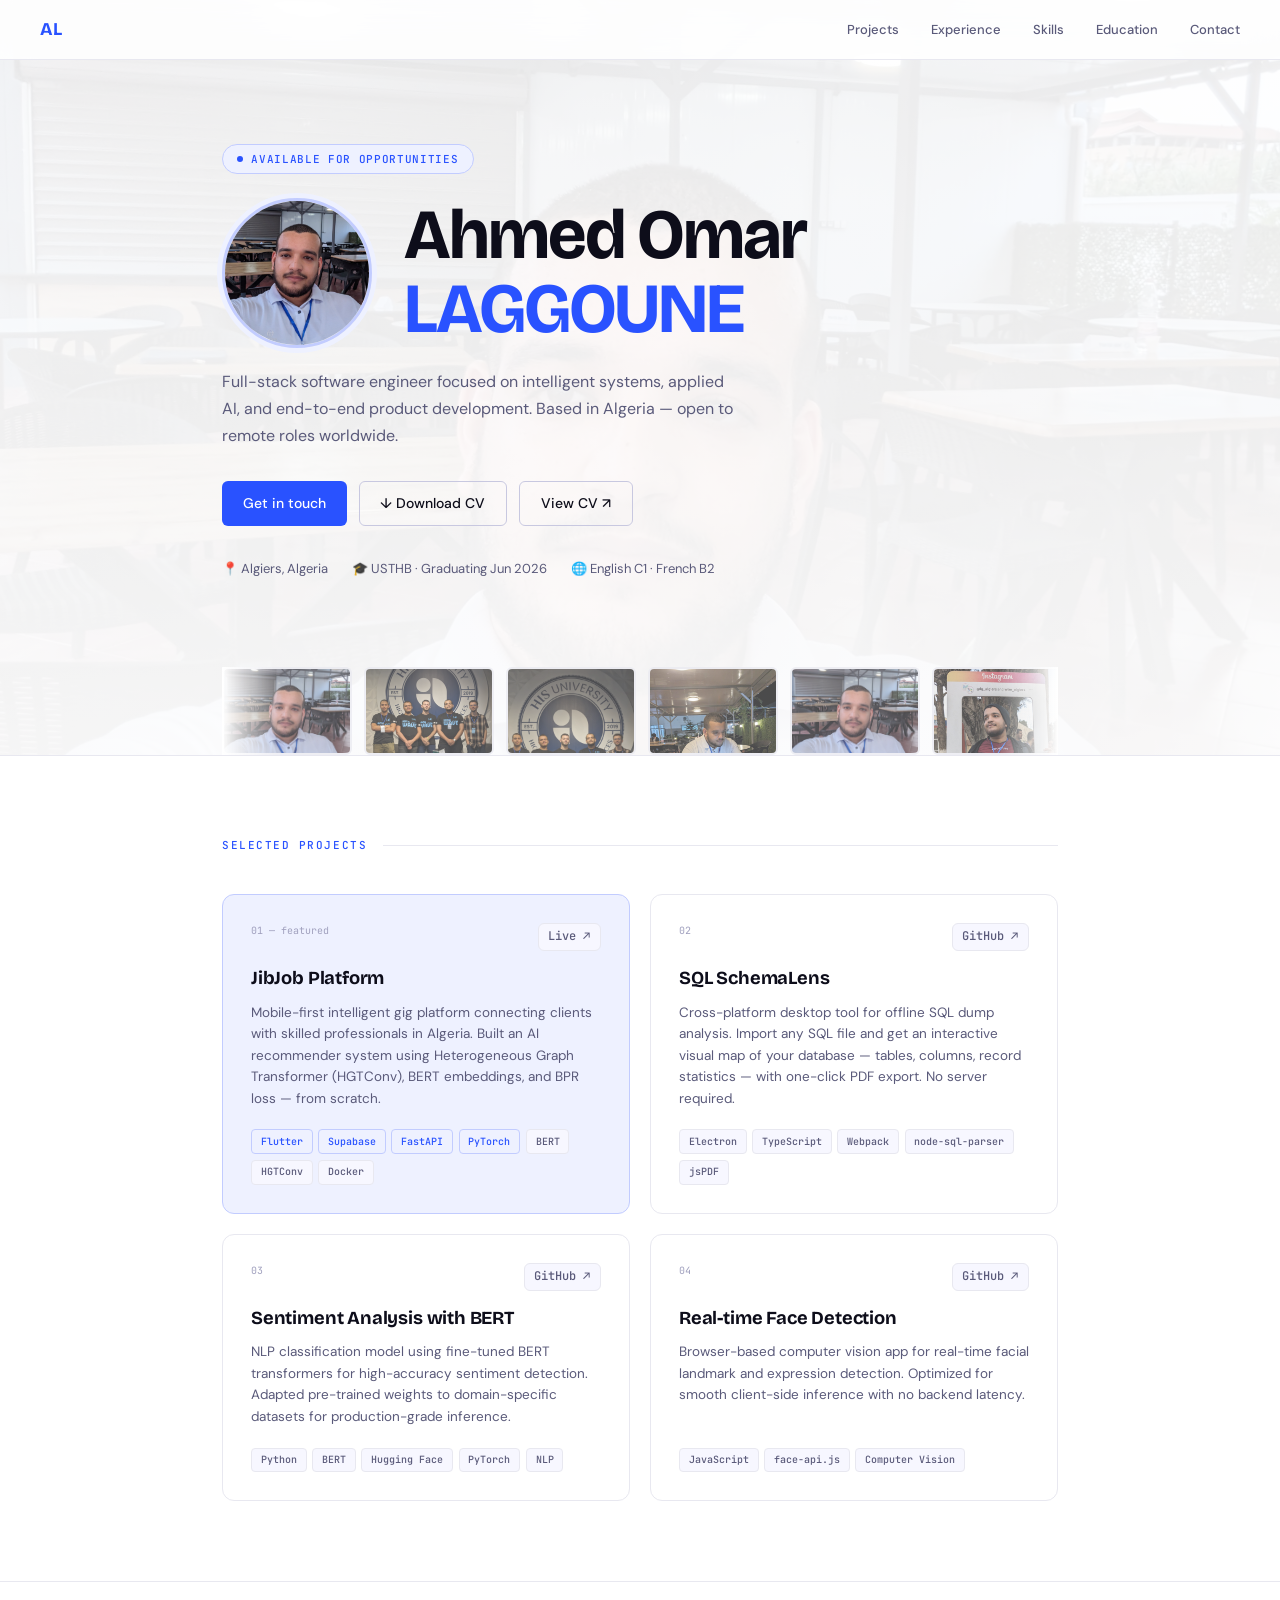
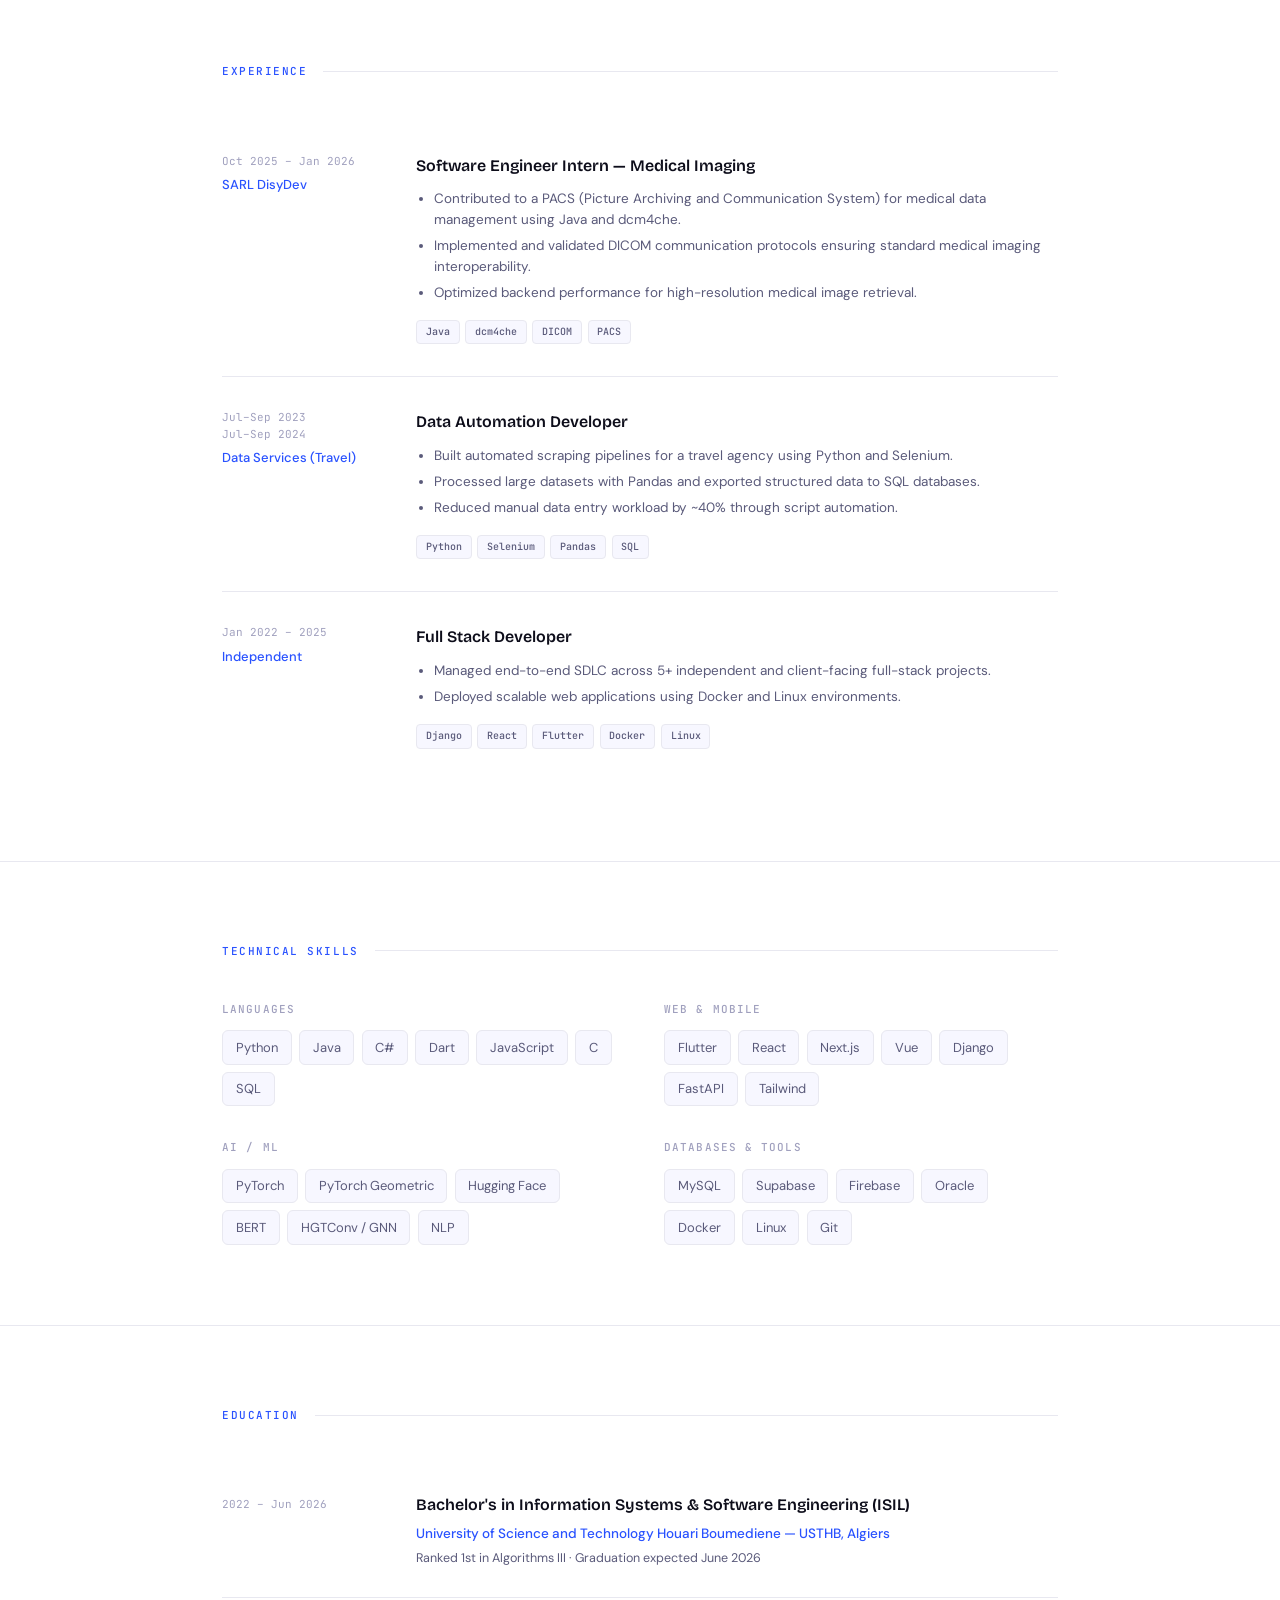
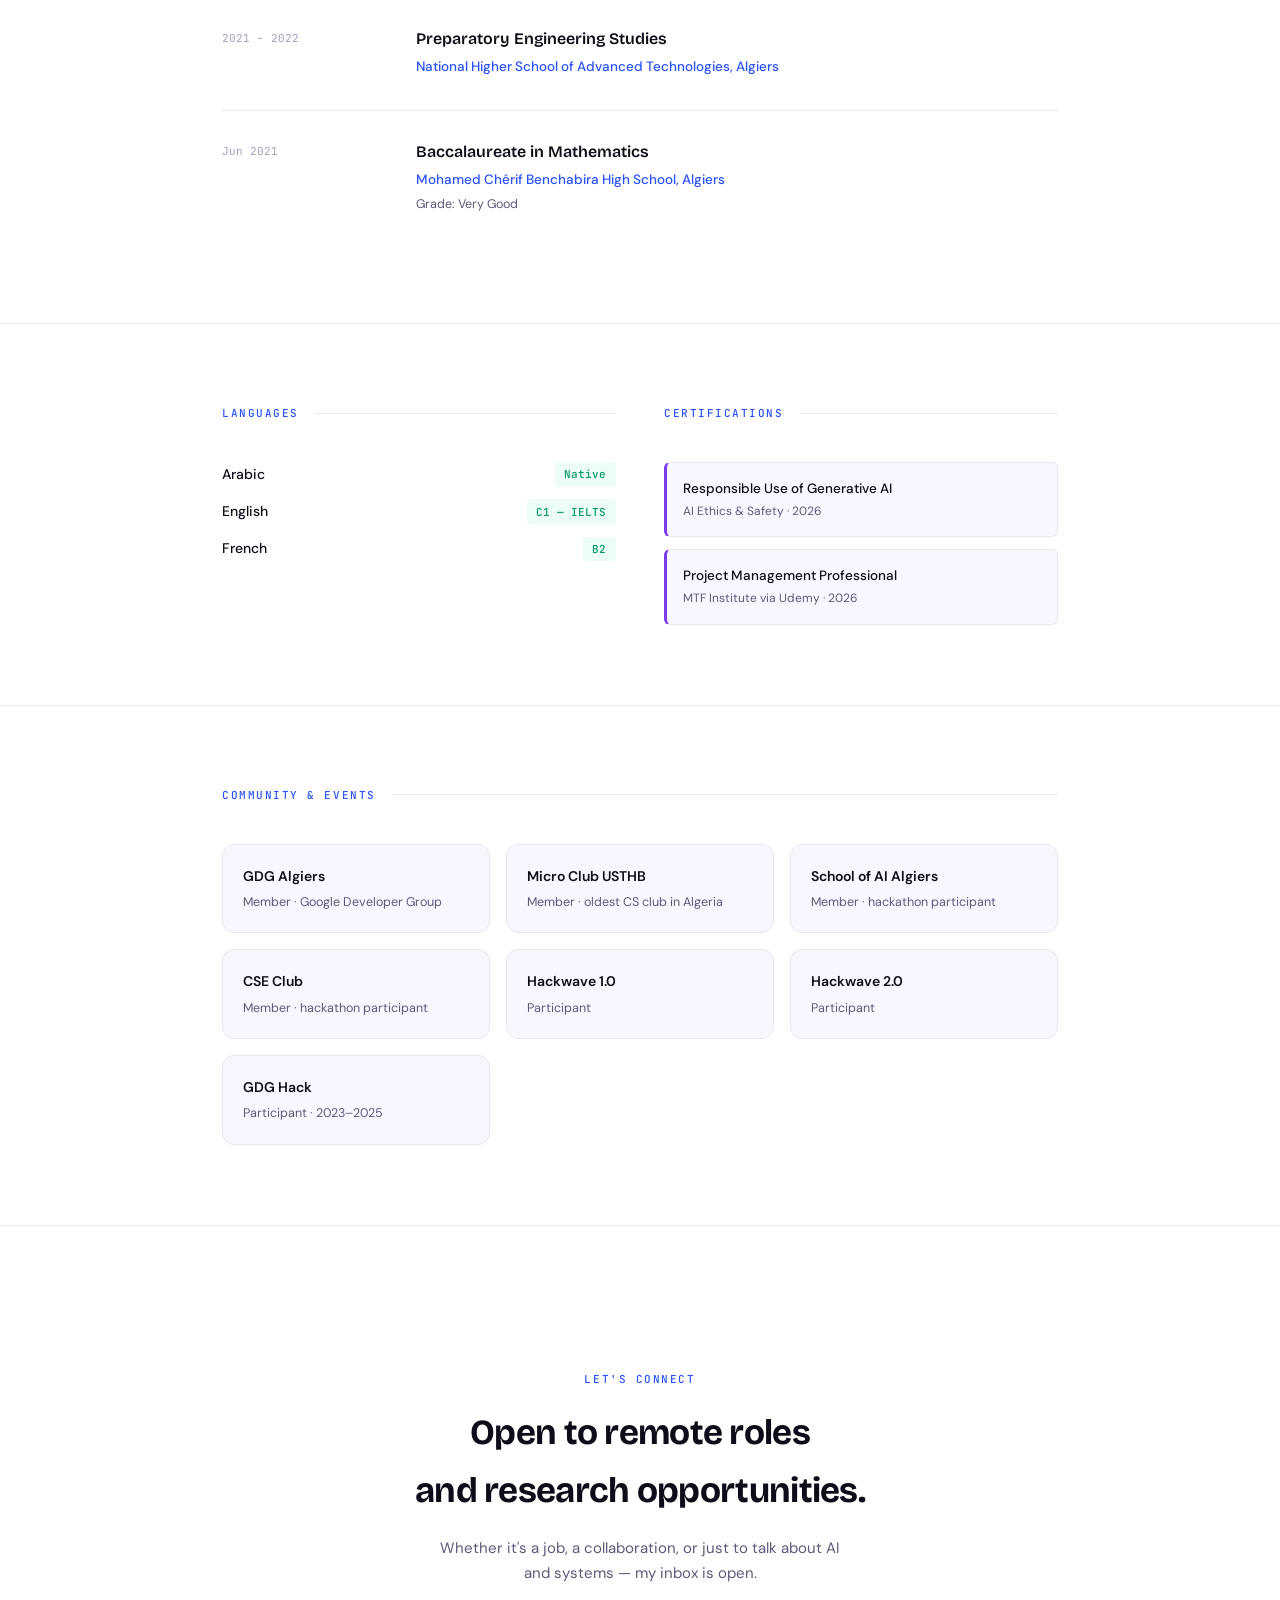
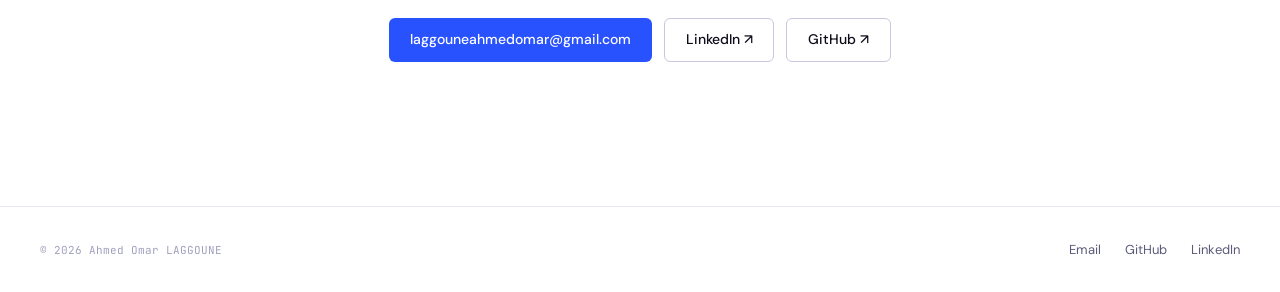
<file: index.html>
<!DOCTYPE html>
<html lang="en">
<head>
<meta charset="UTF-8">
<meta name="viewport" content="width=device-width, initial-scale=1.0">
<title>Ahmed Omar LAGGOUNE — Software Engineer</title>
<link rel="preconnect" href="https://fonts.googleapis.com">
<link rel="preconnect" href="https://fonts.gstatic.com" crossorigin>
<link href="https://fonts.googleapis.com/css2?family=Bricolage+Grotesque:opsz,wght@12..96,400;12..96,600;12..96,700&family=DM+Sans:wght@300;400;500&family=JetBrains+Mono:wght@400;500&display=swap" rel="stylesheet">
<style>
*,*::before,*::after{box-sizing:border-box;margin:0;padding:0}
:root{
  --bg:#ffffff;--bg-alt:#f7f7ff;--bg-card:#ffffff;
  --text:#0d0d1a;--text-muted:#5a5a7a;--text-dim:#a0a0be;
  --blue:#2952ff;--blue-light:#eef1ff;--blue-mid:#c2ccff;
  --purple:#7c3aed;--green:#059669;--green-light:#ecfdf5;
  --border:#e8e8f0;--border-strong:#c8c8e0;
  --radius:12px;--radius-sm:6px;
}
html{scroll-behavior:smooth}
body{background:var(--bg);color:var(--text);font-family:'DM Sans',sans-serif;font-size:15px;line-height:1.65;-webkit-font-smoothing:antialiased}

nav{position:fixed;top:0;left:0;right:0;z-index:200;display:flex;align-items:center;justify-content:space-between;padding:0 2.5rem;height:60px;background:rgba(255,255,255,0.88);backdrop-filter:blur(16px);border-bottom:1px solid var(--border)}
.nav-logo{font-family:'Bricolage Grotesque',sans-serif;font-weight:700;font-size:18px;color:var(--blue);text-decoration:none;letter-spacing:-0.02em}
.nav-links{display:flex;gap:2rem;list-style:none}
.nav-links a{font-size:13px;font-weight:500;color:var(--text-muted);text-decoration:none;transition:color .2s}
.nav-links a:hover{color:var(--blue)}

.page{max-width:900px;margin:0 auto;padding:0 2rem}
section{padding:5rem 0}
section+section{border-top:1px solid var(--border)}

.sh{display:flex;align-items:center;gap:1rem;margin-bottom:2.5rem}
.sh-label{font-family:'JetBrains Mono',monospace;font-size:11px;font-weight:500;letter-spacing:.14em;text-transform:uppercase;color:var(--blue);white-space:nowrap}
.sh-line{flex:1;height:1px;background:var(--border)}

/* HERO */
#hero{padding-top:9rem;padding-bottom:0;position:relative;overflow:hidden}
.hero-photo-bg{position:absolute;inset:0;z-index:0}
.hero-photo-slide{position:absolute;inset:0;background-size:cover;background-position:center top;opacity:0;transition:opacity 1.4s ease}
.hero-photo-slide.active{opacity:1}
.hero-photo-overlay{position:absolute;inset:0;background:linear-gradient(to bottom,rgba(255,255,255,.90) 0%,rgba(255,255,255,.96) 100%);z-index:1}
.hero-inner{position:relative;z-index:2;padding-bottom:3rem}

/* HERO TOP ROW — avatar + name side by side */
.hero-top-row{display:flex;align-items:center;gap:2rem;margin-bottom:1.25rem}
.hero-avatar{width:150px;height:150px;border-radius:50%;object-fit:cover;object-position:center top;border:3px solid var(--blue-mid);flex-shrink:0;box-shadow:0 0 0 5px var(--blue-light)}
.hero-name{font-family:'Bricolage Grotesque',sans-serif;font-size:clamp(2.4rem,5.5vw,4.5rem);font-weight:700;line-height:1.05;letter-spacing:-0.03em;color:var(--text)}
.hero-name span{color:var(--blue)}

.hero-chip{display:inline-flex;align-items:center;gap:.5rem;background:var(--blue-light);border:1px solid var(--blue-mid);border-radius:999px;padding:.3rem .9rem;font-family:'JetBrains Mono',monospace;font-size:11px;font-weight:500;color:var(--blue);letter-spacing:.06em;text-transform:uppercase;margin-bottom:1.5rem}
.chip-dot{width:6px;height:6px;border-radius:50%;background:var(--blue);animation:blink 2s infinite}
@keyframes blink{0%,100%{opacity:1;transform:scale(1)}50%{opacity:.4;transform:scale(.8)}}

.hero-tagline{font-size:16px;color:var(--text-muted);max-width:520px;line-height:1.7;margin-bottom:2rem}
.hero-btns{display:flex;gap:.75rem;flex-wrap:wrap;margin-bottom:2rem}

.btn{display:inline-flex;align-items:center;gap:.4rem;padding:.6rem 1.3rem;border-radius:var(--radius-sm);font-size:14px;font-weight:500;text-decoration:none;transition:all .18s;cursor:pointer;border:none;font-family:inherit}
.btn-blue{background:var(--blue);color:#fff}
.btn-blue:hover{background:#1a3de0;transform:translateY(-1px)}
.btn-outline{background:transparent;color:var(--text);border:1.5px solid var(--border-strong)}
.btn-outline:hover{border-color:var(--blue);color:var(--blue)}

.hero-meta{display:flex;gap:1.5rem;flex-wrap:wrap}
.hero-meta-item{font-size:13px;color:var(--text-muted)}

/* PHOTO STRIP */
.photo-strip-wrap{overflow:hidden;padding:2.5rem 0 0;position:relative;z-index:2}
.photo-strip-wrap::before,.photo-strip-wrap::after{content:'';position:absolute;top:2.5rem;bottom:0;width:60px;z-index:3;pointer-events:none}
.photo-strip-wrap::before{left:0;background:linear-gradient(to right,#fff,transparent)}
.photo-strip-wrap::after{right:0;background:linear-gradient(to left,#fff,transparent)}
.photo-strip{display:flex;gap:.75rem;animation:scrollStrip 30s linear infinite;width:max-content}
.photo-strip:hover{animation-play-state:paused}
@keyframes scrollStrip{0%{transform:translateX(0)}100%{transform:translateX(-50%)}}
.strip-img{width:130px;height:88px;border-radius:var(--radius-sm);object-fit:cover;object-position:center top;border:2px solid var(--border);flex-shrink:0;opacity:.7;transition:opacity .2s,transform .2s}
.strip-img:hover{opacity:1;transform:scale(1.04)}

/* PROJECTS */
.projects-grid{display:grid;grid-template-columns:1fr 1fr;gap:1.25rem}
.project-card{background:var(--bg-card);border:1.5px solid var(--border);border-radius:var(--radius);padding:1.75rem;display:flex;flex-direction:column;transition:border-color .2s,transform .2s,box-shadow .2s}
.project-card:hover{border-color:var(--blue-mid);transform:translateY(-2px);box-shadow:0 8px 32px rgba(41,82,255,.08)}
.project-card.featured{border-color:var(--blue-mid);background:var(--blue-light)}
.project-top{display:flex;align-items:flex-start;justify-content:space-between;margin-bottom:.75rem}
.project-num{font-family:'JetBrains Mono',monospace;font-size:10px;color:var(--text-dim)}
.project-links-row{display:flex;gap:.5rem}
.project-ext-link{height:28px;padding:0 .6rem;border-radius:var(--radius-sm);background:var(--bg-alt);border:1px solid var(--border);display:inline-flex;align-items:center;color:var(--text-muted);text-decoration:none;font-size:12px;font-weight:500;font-family:'JetBrains Mono',monospace;transition:all .18s}
.project-ext-link:hover{background:var(--blue);color:#fff;border-color:var(--blue)}
.project-name{font-family:'Bricolage Grotesque',sans-serif;font-size:1.15rem;font-weight:700;color:var(--text);margin-bottom:.5rem;letter-spacing:-.01em}
.project-desc{font-size:13.5px;color:var(--text-muted);line-height:1.6;margin-bottom:1.25rem;flex:1}
.tags{display:flex;flex-wrap:wrap;gap:.35rem}
.tag{font-family:'JetBrains Mono',monospace;font-size:10px;font-weight:500;padding:.2rem .55rem;border-radius:4px;background:var(--bg-alt);border:1px solid var(--border);color:var(--text-muted)}
.tag-blue{background:var(--blue-light);border-color:var(--blue-mid);color:var(--blue)}

/* EXPERIENCE */
.exp-item{display:grid;grid-template-columns:170px 1fr;gap:1.5rem;padding:2rem 0;border-bottom:1px solid var(--border)}
.exp-item:last-child{border-bottom:none}
.exp-period{font-family:'JetBrains Mono',monospace;font-size:11px;color:var(--text-dim);margin-bottom:.3rem;line-height:1.5}
.exp-co{font-size:13px;font-weight:500;color:var(--blue)}
.exp-role{font-family:'Bricolage Grotesque',sans-serif;font-size:1rem;font-weight:600;color:var(--text);margin-bottom:.65rem}
.exp-list-items{margin:0;padding-left:1.1rem;display:flex;flex-direction:column;gap:.3rem}
.exp-list-items li{font-size:13.5px;color:var(--text-muted);line-height:1.55}

/* SKILLS */
.skills-grid{display:grid;grid-template-columns:1fr 1fr;gap:2rem 3rem}
.skill-block-title{font-family:'JetBrains Mono',monospace;font-size:11px;font-weight:500;letter-spacing:.1em;text-transform:uppercase;color:var(--text-dim);margin-bottom:.75rem}
.skill-tags{display:flex;flex-wrap:wrap;gap:.45rem}
.skill-tag{font-size:13px;color:var(--text-muted);background:var(--bg-alt);border:1px solid var(--border);padding:.35rem .8rem;border-radius:var(--radius-sm)}

/* EDUCATION */
.edu-item{display:grid;grid-template-columns:170px 1fr;gap:1.5rem;padding:1.75rem 0;border-bottom:1px solid var(--border)}
.edu-item:last-child{border-bottom:none}
.edu-year{font-family:'JetBrains Mono',monospace;font-size:11px;color:var(--text-dim);padding-top:3px}
.edu-degree{font-family:'Bricolage Grotesque',sans-serif;font-size:1rem;font-weight:600;color:var(--text);margin-bottom:.25rem}
.edu-school{font-size:13.5px;color:var(--blue);font-weight:500;margin-bottom:.2rem}
.edu-note{font-size:12.5px;color:var(--text-muted)}

/* LANGUAGES & CERTS */
.two-col{display:grid;grid-template-columns:1fr 1fr;gap:3rem}
.lang-list{display:flex;flex-direction:column;gap:.8rem}
.lang-item{display:flex;align-items:center;justify-content:space-between}
.lang-name{font-size:14px;font-weight:500;color:var(--text)}
.lang-level{font-family:'JetBrains Mono',monospace;font-size:11px;background:var(--green-light);color:var(--green);padding:.2rem .6rem;border-radius:4px;font-weight:500}
.cert-list{display:flex;flex-direction:column;gap:.75rem}
.cert-item{padding:.9rem 1rem;background:var(--bg-alt);border:1px solid var(--border);border-radius:var(--radius-sm);border-left:3px solid var(--purple)}
.cert-name{font-size:13.5px;font-weight:500;color:var(--text);margin-bottom:.15rem}
.cert-meta{font-size:12px;color:var(--text-muted)}

/* COMMUNITY */
.community-grid{display:grid;grid-template-columns:repeat(3,1fr);gap:1rem}
.community-card{padding:1.25rem;background:var(--bg-alt);border:1.5px solid var(--border);border-radius:var(--radius);transition:border-color .2s}
.community-card:hover{border-color:var(--blue-mid)}
.community-card-name{font-size:14px;font-weight:600;color:var(--text);margin-bottom:.25rem}
.community-card-role{font-size:12.5px;color:var(--text-muted)}

/* FOOTER */
footer{border-top:1px solid var(--border);padding:2rem 2.5rem;display:flex;align-items:center;justify-content:space-between}
.footer-note{font-family:'JetBrains Mono',monospace;font-size:11px;color:var(--text-dim)}
.footer-links{display:flex;gap:1.5rem}
.footer-links a{font-size:13px;color:var(--text-muted);text-decoration:none;transition:color .2s}
.footer-links a:hover{color:var(--blue)}

/* RESPONSIVE */
@media(max-width:680px){
  nav{padding:0 1.25rem}
  .nav-links{display:none}
  .page{padding:0 1.25rem}
  section{padding:3.5rem 0}
  #hero{padding-top:6rem}
  .hero-top-row{gap:1rem}
  .hero-avatar{width:68px;height:68px}
  .projects-grid{grid-template-columns:1fr}
  .exp-item{grid-template-columns:1fr;gap:.4rem}
  .edu-item{grid-template-columns:1fr;gap:.25rem}
  .skills-grid{grid-template-columns:1fr}
  .two-col{grid-template-columns:1fr;gap:2rem}
  .community-grid{grid-template-columns:1fr 1fr}
  footer{flex-direction:column;gap:1rem;text-align:center}
}

@keyframes fadeUp{from{opacity:0;transform:translateY(20px)}to{opacity:1;transform:translateY(0)}}
.fu{animation:fadeUp .55s ease both}
.d1{animation-delay:.05s}.d2{animation-delay:.15s}.d3{animation-delay:.25s}
.d4{animation-delay:.38s}.d5{animation-delay:.5s}
</style>
</head>
<body>

<nav>
  <a href="#hero" class="nav-logo">AL</a>
  <ul class="nav-links">
    <li><a href="#projects">Projects</a></li>
    <li><a href="#experience">Experience</a></li>
    <li><a href="#skills">Skills</a></li>
    <li><a href="#education">Education</a></li>
    <li><a href="#contact">Contact</a></li>
  </ul>
</nav>

<section id="hero">
  <div class="hero-photo-bg">
    <div class="hero-photo-slide active" style="background-image:url('photos/portrait.jpg')"></div>
    <div class="hero-photo-slide" style="background-image:url('photos/haick-team-1.jpg')"></div>
    <div class="hero-photo-slide" style="background-image:url('photos/coding-night.jpg')"></div>
    <div class="hero-photo-slide" style="background-image:url('photos/hackathon-focus.jpg')"></div>
    <div class="hero-photo-overlay"></div>
  </div>

  <div class="page hero-inner">
    <div class="hero-chip fu d1"><span class="chip-dot"></span>Available for opportunities</div>

    <div class="hero-top-row fu d2">
      <img class="hero-avatar" src="photos/portrait.jpg" alt="Omar LAGGOUNE">
      <h1 class="hero-name">Ahmed Omar<br><span>LAGGOUNE</span></h1>
    </div>

    <p class="hero-tagline fu d3">
      Full-stack software engineer focused on intelligent systems, applied AI, and end-to-end product development.
      Based in Algeria — open to remote roles worldwide.
    </p>
    <div class="hero-btns fu d4">
      <a href="mailto:laggouneahmedomar@gmail.com" class="btn btn-blue">Get in touch</a>
      <a href="photos/CV_Academic.pdf" download class="btn btn-outline">↓ Download CV</a>
      <a href="photos/CV_Academic.pdf" target="_blank" rel="noopener" class="btn btn-outline">View CV ↗</a>
    </div>
    <div class="hero-meta fu d5">
      <div class="hero-meta-item">📍 Algiers, Algeria</div>
      <div class="hero-meta-item">🎓 USTHB · Graduating Jun 2026</div>
      <div class="hero-meta-item">🌐 English C1 · French B2</div>
    </div>
  </div>

  <div class="page">
    <div class="photo-strip-wrap">
      <div class="photo-strip">
        <img class="strip-img" src="photos/portrait.jpg" alt="Omar">
        <img class="strip-img" src="photos/haick-team-1.jpg" alt="Hackwave team">
        <img class="strip-img" src="photos/haick-team-2.jpg" alt="Hackwave team">
        <img class="strip-img" src="photos/coding-night.jpg" alt="Coding at night">
        <img class="strip-img" src="photos/portrait.jpg" alt="Hackathon">
        <img class="strip-img" src="photos/IMG_20260209_230502_989.jpg" alt="gdg event">
        <img class="strip-img" src="photos/hackathon-coding.jpg" alt="Hackathon">
        <img class="strip-img" src="photos/hackathon-focus.jpg" alt="Hackathon focus">
        
        <img class="strip-img" src="photos/portrait.jpg" alt="Omar">
        <img class="strip-img" src="photos/haick-team-1.jpg" alt="Hackwave team">
        <img class="strip-img" src="photos/haick-team-2.jpg" alt="Hackwave team">
        <img class="strip-img" src="photos/coding-night.jpg" alt="Coding at night">
        <img class="strip-img" src="photos/portrait.jpg" alt="Hackathon">
        <img class="strip-img" src="photos/IMG_20260209_230502_989.jpg" alt="gdg event">
        <img class="strip-img" src="photos/hackathon-coding.jpg" alt="Hackathon">
        <img class="strip-img" src="photos/hackathon-focus.jpg" alt="Hackathon focus">
      </div>
    </div>
  </div>
</section>

<section id="projects">
  <div class="page">
    <div class="sh"><span class="sh-label">Selected Projects</span><div class="sh-line"></div></div>
    <div class="projects-grid">
      <div class="project-card featured">
        <div class="project-top"><span class="project-num">01 — featured</span><div class="project-links-row"><a href="https://jibjob.netlify.app/" target="_blank" rel="noopener" class="project-ext-link">Live ↗</a></div></div>
        <div class="project-name">JibJob Platform</div>
        <p class="project-desc">Mobile-first intelligent gig platform connecting clients with skilled professionals in Algeria. Built an AI recommender system using Heterogeneous Graph Transformer (HGTConv), BERT embeddings, and BPR loss — from scratch.</p>
        <div class="tags"><span class="tag tag-blue">Flutter</span><span class="tag tag-blue">Supabase</span><span class="tag tag-blue">FastAPI</span><span class="tag tag-blue">PyTorch</span><span class="tag">BERT</span><span class="tag">HGTConv</span><span class="tag">Docker</span></div>
      </div>
      <div class="project-card">
        <div class="project-top"><span class="project-num">02</span><div class="project-links-row"><a href="https://github.com/LgnOmar/SQL-SchemaLens" target="_blank" rel="noopener" class="project-ext-link">GitHub ↗</a></div></div>
        <div class="project-name">SQL SchemaLens</div>
        <p class="project-desc">Cross-platform desktop tool for offline SQL dump analysis. Import any SQL file and get an interactive visual map of your database — tables, columns, record statistics — with one-click PDF export. No server required.</p>
        <div class="tags"><span class="tag">Electron</span><span class="tag">TypeScript</span><span class="tag">Webpack</span><span class="tag">node-sql-parser</span><span class="tag">jsPDF</span></div>
      </div>
      <div class="project-card">
        <div class="project-top"><span class="project-num">03</span><div class="project-links-row"><a href="https://github.com/LgnOmar" target="_blank" rel="noopener" class="project-ext-link">GitHub ↗</a></div></div>
        <div class="project-name">Sentiment Analysis with BERT</div>
        <p class="project-desc">NLP classification model using fine-tuned BERT transformers for high-accuracy sentiment detection. Adapted pre-trained weights to domain-specific datasets for production-grade inference.</p>
        <div class="tags"><span class="tag">Python</span><span class="tag">BERT</span><span class="tag">Hugging Face</span><span class="tag">PyTorch</span><span class="tag">NLP</span></div>
      </div>
      <div class="project-card">
        <div class="project-top"><span class="project-num">04</span><div class="project-links-row"><a href="https://github.com/LgnOmar" target="_blank" rel="noopener" class="project-ext-link">GitHub ↗</a></div></div>
        <div class="project-name">Real-time Face Detection</div>
        <p class="project-desc">Browser-based computer vision app for real-time facial landmark and expression detection. Optimized for smooth client-side inference with no backend latency.</p>
        <div class="tags"><span class="tag">JavaScript</span><span class="tag">face-api.js</span><span class="tag">Computer Vision</span></div>
      </div>
    </div>
  </div>
</section>

<section id="experience">
  <div class="page">
    <div class="sh"><span class="sh-label">Experience</span><div class="sh-line"></div></div>
    <div class="exp-item">
      <div><div class="exp-period">Oct 2025 – Jan 2026</div><div class="exp-co">SARL DisyDev</div></div>
      <div>
        <div class="exp-role">Software Engineer Intern — Medical Imaging</div>
        <ul class="exp-list-items">
          <li>Contributed to a PACS (Picture Archiving and Communication System) for medical data management using Java and dcm4che.</li>
          <li>Implemented and validated DICOM communication protocols ensuring standard medical imaging interoperability.</li>
          <li>Optimized backend performance for high-resolution medical image retrieval.</li>
        </ul>
        <div class="tags" style="margin-top:1rem"><span class="tag">Java</span><span class="tag">dcm4che</span><span class="tag">DICOM</span><span class="tag">PACS</span></div>
      </div>
    </div>
    <div class="exp-item">
      <div><div class="exp-period">Jul–Sep 2023<br>Jul–Sep 2024</div><div class="exp-co">Data Services (Travel)</div></div>
      <div>
        <div class="exp-role">Data Automation Developer</div>
        <ul class="exp-list-items">
          <li>Built automated scraping pipelines for a travel agency using Python and Selenium.</li>
          <li>Processed large datasets with Pandas and exported structured data to SQL databases.</li>
          <li>Reduced manual data entry workload by ~40% through script automation.</li>
        </ul>
        <div class="tags" style="margin-top:1rem"><span class="tag">Python</span><span class="tag">Selenium</span><span class="tag">Pandas</span><span class="tag">SQL</span></div>
      </div>
    </div>
    <div class="exp-item">
      <div><div class="exp-period">Jan 2022 – 2025</div><div class="exp-co">Independent</div></div>
      <div>
        <div class="exp-role">Full Stack Developer</div>
        <ul class="exp-list-items">
          <li>Managed end-to-end SDLC across 5+ independent and client-facing full-stack projects.</li>
          <li>Deployed scalable web applications using Docker and Linux environments.</li>
        </ul>
        <div class="tags" style="margin-top:1rem"><span class="tag">Django</span><span class="tag">React</span><span class="tag">Flutter</span><span class="tag">Docker</span><span class="tag">Linux</span></div>
      </div>
    </div>
  </div>
</section>

<section id="skills">
  <div class="page">
    <div class="sh"><span class="sh-label">Technical Skills</span><div class="sh-line"></div></div>
    <div class="skills-grid">
      <div><div class="skill-block-title">Languages</div><div class="skill-tags"><span class="skill-tag">Python</span><span class="skill-tag">Java</span><span class="skill-tag">C#</span><span class="skill-tag">Dart</span><span class="skill-tag">JavaScript</span><span class="skill-tag">C</span><span class="skill-tag">SQL</span></div></div>
      <div><div class="skill-block-title">Web & Mobile</div><div class="skill-tags"><span class="skill-tag">Flutter</span><span class="skill-tag">React</span><span class="skill-tag">Next.js</span><span class="skill-tag">Vue</span><span class="skill-tag">Django</span><span class="skill-tag">FastAPI</span><span class="skill-tag">Tailwind</span></div></div>
      <div><div class="skill-block-title">AI / ML</div><div class="skill-tags"><span class="skill-tag">PyTorch</span><span class="skill-tag">PyTorch Geometric</span><span class="skill-tag">Hugging Face</span><span class="skill-tag">BERT</span><span class="skill-tag">HGTConv / GNN</span><span class="skill-tag">NLP</span></div></div>
      <div><div class="skill-block-title">Databases & Tools</div><div class="skill-tags"><span class="skill-tag">MySQL</span><span class="skill-tag">Supabase</span><span class="skill-tag">Firebase</span><span class="skill-tag">Oracle</span><span class="skill-tag">Docker</span><span class="skill-tag">Linux</span><span class="skill-tag">Git</span></div></div>
    </div>
  </div>
</section>

<section id="education">
  <div class="page">
    <div class="sh"><span class="sh-label">Education</span><div class="sh-line"></div></div>
    <div class="edu-item">
      <div class="edu-year">2022 – Jun 2026</div>
      <div><div class="edu-degree">Bachelor's in Information Systems & Software Engineering (ISIL)</div><div class="edu-school">University of Science and Technology Houari Boumediene — USTHB, Algiers</div><div class="edu-note">Ranked 1st in Algorithms III · Graduation expected June 2026</div></div>
    </div>
    <div class="edu-item">
      <div class="edu-year">2021 – 2022</div>
      <div><div class="edu-degree">Preparatory Engineering Studies</div><div class="edu-school">National Higher School of Advanced Technologies, Algiers</div></div>
    </div>
    <div class="edu-item">
      <div class="edu-year">Jun 2021</div>
      <div><div class="edu-degree">Baccalaureate in Mathematics</div><div class="edu-school">Mohamed Chérif Benchabira High School, Algiers</div><div class="edu-note">Grade: Very Good</div></div>
    </div>
  </div>
</section>

<section>
  <div class="page">
    <div class="two-col">
      <div>
        <div class="sh"><span class="sh-label">Languages</span><div class="sh-line"></div></div>
        <div class="lang-list">
          <div class="lang-item"><span class="lang-name">Arabic</span><span class="lang-level">Native</span></div>
          <div class="lang-item"><span class="lang-name">English</span><span class="lang-level">C1 — IELTS</span></div>
          <div class="lang-item"><span class="lang-name">French</span><span class="lang-level">B2</span></div>
        </div>
      </div>
      <div>
        <div class="sh"><span class="sh-label">Certifications</span><div class="sh-line"></div></div>
        <div class="cert-list">
          <div class="cert-item"><div class="cert-name">Responsible Use of Generative AI</div><div class="cert-meta">AI Ethics & Safety · 2026</div></div>
          <div class="cert-item"><div class="cert-name">Project Management Professional</div><div class="cert-meta">MTF Institute via Udemy · 2026</div></div>
        </div>
      </div>
    </div>
  </div>
</section>

<section>
  <div class="page">
    <div class="sh"><span class="sh-label">Community & Events</span><div class="sh-line"></div></div>
    <div class="community-grid">
      <div class="community-card"><div class="community-card-name">GDG Algiers</div><div class="community-card-role">Member · Google Developer Group</div></div>
      <div class="community-card"><div class="community-card-name">Micro Club USTHB</div><div class="community-card-role">Member · oldest CS club in Algeria</div></div>
      <div class="community-card"><div class="community-card-name">School of AI Algiers</div><div class="community-card-role">Member · hackathon participant</div></div>
      <div class="community-card"><div class="community-card-name">CSE Club</div><div class="community-card-role">Member · hackathon participant</div></div>
      <div class="community-card"><div class="community-card-name">Hackwave 1.0</div><div class="community-card-role">Participant </div></div>
      <div class="community-card"><div class="community-card-name">Hackwave 2.0</div><div class="community-card-role">Participant </div></div>
      <div class="community-card"><div class="community-card-name">GDG Hack</div><div class="community-card-role">Participant · 2023–2025</div></div>
    </div>
  </div>
</section>

<section id="contact">
  <div class="page" style="text-align:center;padding:4rem 0">
    <div class="sh-label" style="display:flex;justify-content:center;margin-bottom:1rem">Let's connect</div>
    <h2 style="font-family:'Bricolage Grotesque',sans-serif;font-size:2.2rem;font-weight:700;letter-spacing:-.02em;margin-bottom:1rem">Open to remote roles<br>and research opportunities.</h2>
    <p style="color:var(--text-muted);margin-bottom:2rem;max-width:400px;margin-left:auto;margin-right:auto">Whether it's a job, a collaboration, or just to talk about AI and systems — my inbox is open.</p>
    <div style="display:flex;gap:.75rem;justify-content:center;flex-wrap:wrap">
      <a href="mailto:laggouneahmedomar@gmail.com" class="btn btn-blue">laggouneahmedomar@gmail.com</a>
      <a href="https://linkedin.com/in/lgnomar" target="_blank" rel="noopener" class="btn btn-outline">LinkedIn ↗</a>
      <a href="https://github.com/LgnOmar" target="_blank" rel="noopener" class="btn btn-outline">GitHub ↗</a>
    </div>
  </div>
</section>

<footer>
  <span class="footer-note">© 2026 Ahmed Omar LAGGOUNE</span>
  <div class="footer-links">
    <a href="mailto:laggouneahmedomar@gmail.com">Email</a>
    <a href="https://github.com/LgnOmar" target="_blank" rel="noopener">GitHub</a>
    <a href="https://linkedin.com/in/lgnomar" target="_blank" rel="noopener">LinkedIn</a>
  </div>
</footer>

<script>
  const slides = document.querySelectorAll('.hero-photo-slide');
  let cur = 0;
  setInterval(() => {
    slides[cur].classList.remove('active');
    cur = (cur + 1) % slides.length;
    slides[cur].classList.add('active');
  }, 4500);
</script>
</body>
</html>
</file>
